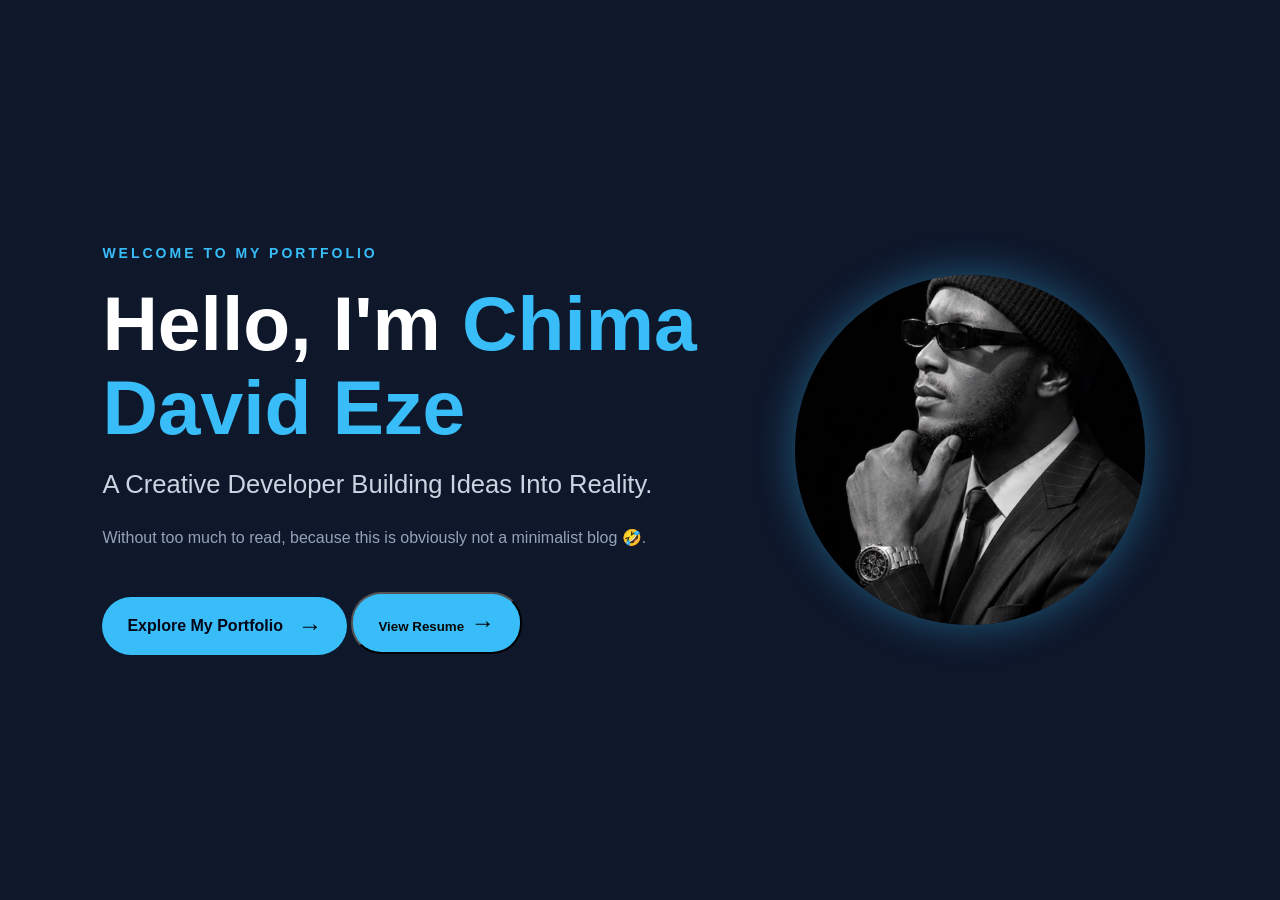
<file: index.html>
<!DOCTYPE html>
<html lang="en">

<head>
    <meta charset="UTF-8">
    <meta name="viewport" content="width=device-width, initial-scale=1.0">

    <title>Welcome | Chiboy Yagi</title>

    <link rel="stylesheet" href="welcome.css">
</head>

<body>

    <section class="welcome-page">

        <div class="welcome-text">

            <p class="small-text">WELCOME TO MY PORTFOLIO</p>

            <h1>
                Hello, I'm <span>Chima David Eze</span>
            </h1>

            <h2>
                A Creative Developer Building Ideas Into Reality.
            </h2>

            <p class="description">
                
                Without too much to read, because this is obviously not a minimalist blog 🤣. 
            </p>

           

            <a href="David.html" class="explore-btn">
                Explore My Portfolio
                <span>→</span>
            </a>
            <button class="explore-btn">
                <a href="resume.png">View Resume<span> →</span></a>
               
                
            </button>
        </div>


        <div class="welcome-image">

            <div class="image-circle">
             <a href="David.html"> <img src="welcomepg.jpeg" alt="A photo of Chima David eze"> </a>
            </div>

            <div class="image-decoration">
                <!-- <img src="mw insuits.png" alt="Chima eze David"> -->
            </div>

        </div>

    </section>

</body>

</html>
</file>
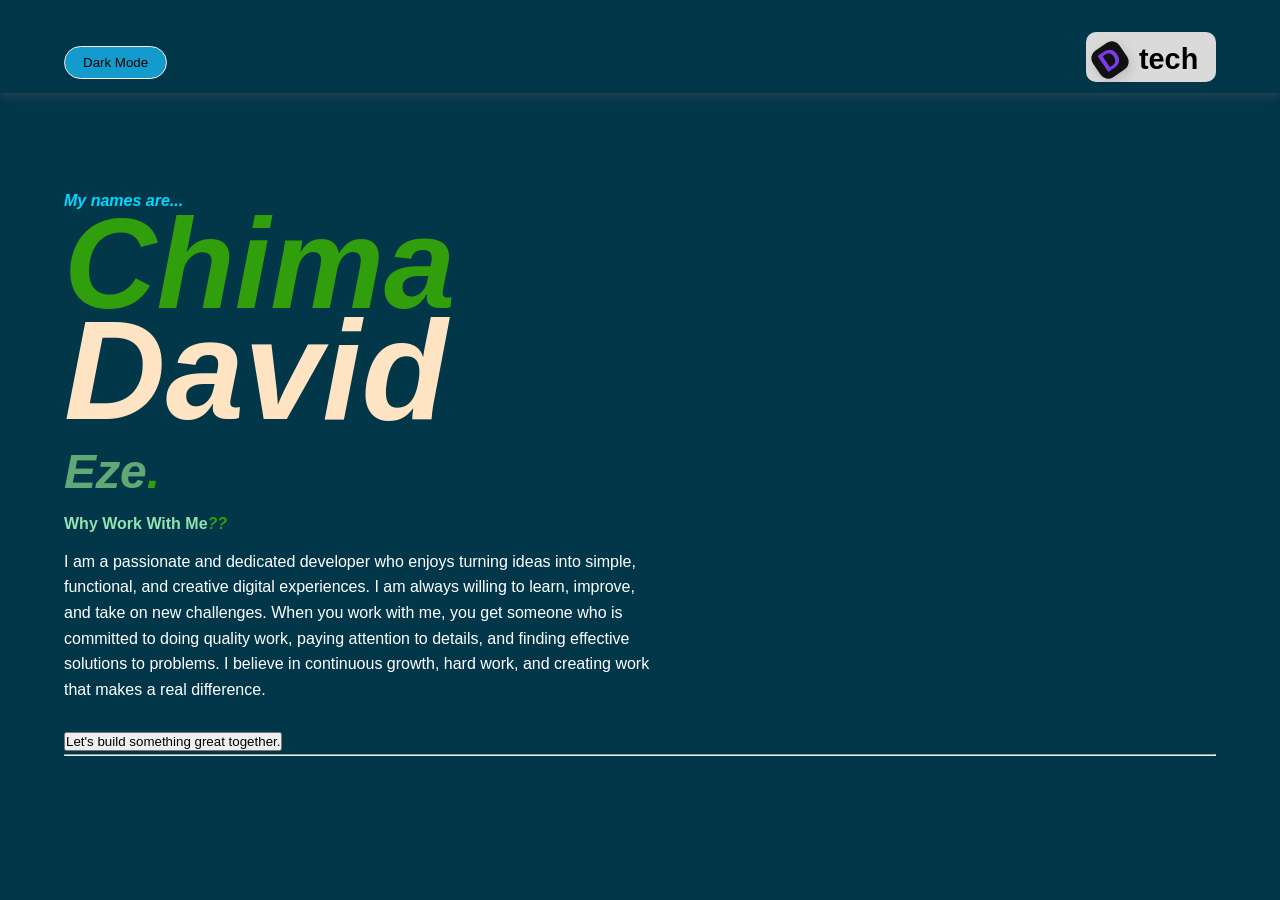
<file: about-me.html>
<!DOCTYPE html>
<html lang="en">
<head>
    <meta charset="UTF-8">
    <meta name="viewport" content="width=device-width, initial-scale=1.0">
    <link rel="stylesheet" href="about-me.css">
    <script src="DAVIID.js" defer></script>
    <title>About me..</title>
</head>
<body>

    <div class="header">
        <div class="next-header">
            <div class="left-text"><button class="dark">Dark Mode</button></div>
     <div class="logo"><a href="index.html"><span class="logo-D">D</span> <span class="logo-text">tech</a></div>
     </div>
        </div>
    
    <div class="hero">
        <div class="hero-boxx">
            <div class="left">
                <h5>My names are...</h5>
                <span>
                    <h1>Chima</h1>
                </span>
                <h2>David</h2>
                <h3>Eze<span>.</span></h3>
               
                
                <h4>Why Work With Me<span>??</span></h4>
                
                <p>I am a passionate and dedicated developer who enjoys turning ideas into simple, functional, and creative digital
                experiences. I am always willing to learn, improve, and take on new challenges.
                
                When you work with me, you get someone who is committed to doing quality work, paying attention to details, and finding
                effective solutions to problems. I believe in continuous growth, hard work, and creating work that makes a real
                difference. <br> <br>
                
               <span> <button><a href="contact-me.html">Let's build something great together.</a></button></span> </p>
                <hr>
            <!-- <div class="right">
    <a href="DAVIID.html"><img src="aboutme.png" width="200" alt="Chima david"> </a> -->
</div>
        </div>
    </div>

</body>
</html>
</file>
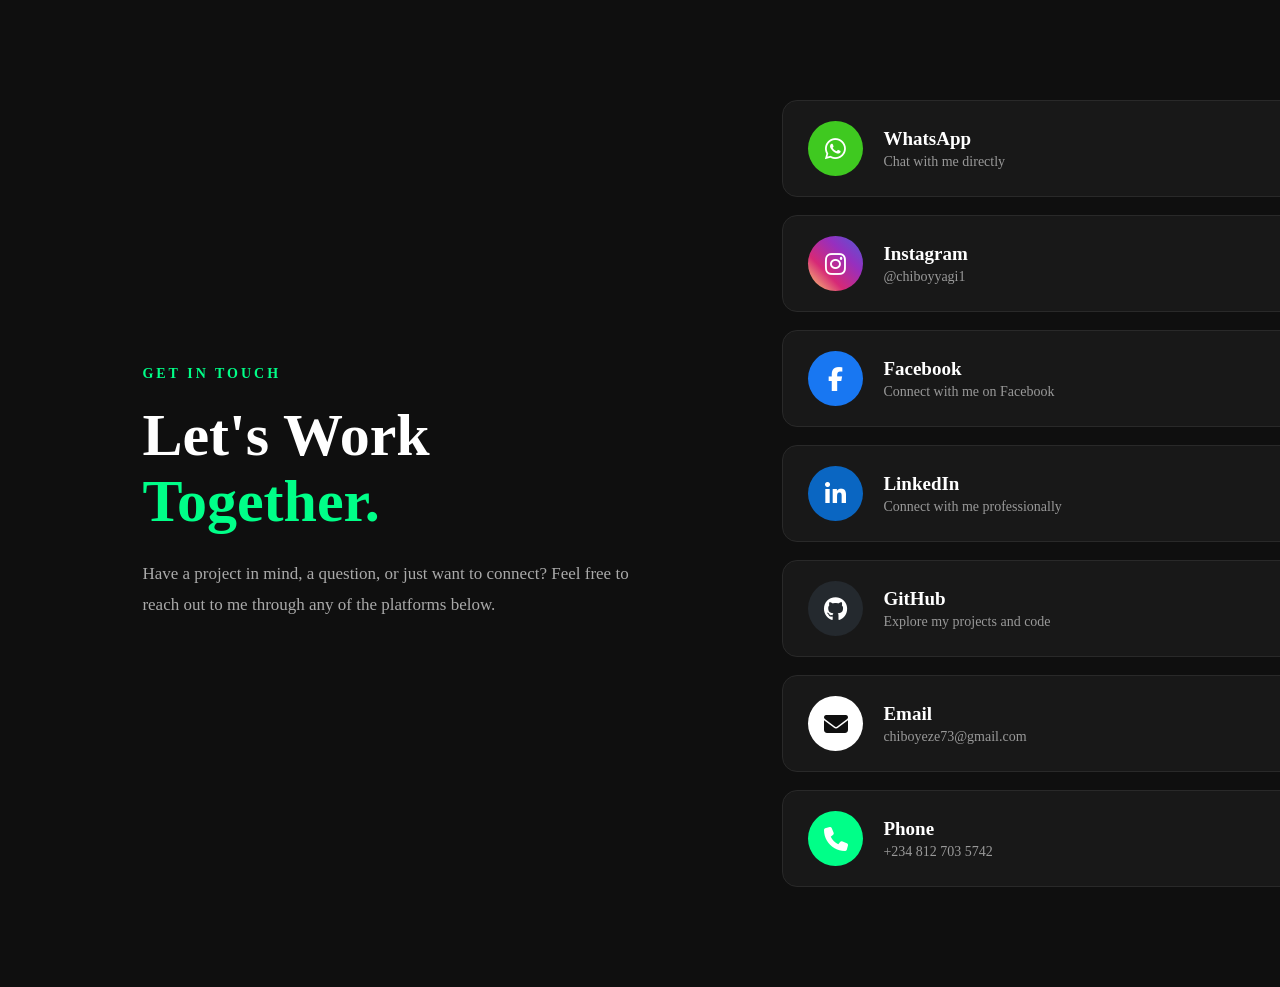
<file: contact-me.html>
<!DOCTYPE html>
<html lang="en">
<head>
    <meta charset="UTF-8">
    <meta name="viewport" content="width=device-width, initial-scale=1.0">
    <link rel="stylesheet" href="contact-me.css">
    <link rel="stylesheet" href="https://cdnjs.cloudflare.com/ajax/libs/font-awesome/6.5.1/css/all.min.css">
    <title>Contact Me.</title>
</head>
<body>
    <section class="contact-section" id="contact">
    
        <div class="contact-container">
    
            <!-- Contact Introduction -->
            <div class="contact-text">
    
                <p class="section-label">GET IN TOUCH</p>
    
                <h2>
                    Let's Work
                    <span>Together.</span>
                </h2>
    
                <p>
                    Have a project in mind, a question, or just want to connect?
                    Feel free to reach out to me through any of the platforms below.
                </p>
    
            </div>
    
    
            <!-- Contact Information -->
            <div class="contact-info">
    
                <!-- WhatsApp -->
                <a href="https://wa.me/2348127035742" target="_blank" class="contact-card">
    
                    <div class="contact-icon whatsapp-icon">
                        <i class="fab fa-whatsapp"></i>
                    </div>
    
                    <div>
                        <h3>WhatsApp</h3>
                        <p>Chat with me directly</p>
                    </div>
    
                </a>
    
    
                <!-- Instagram -->
                <a href="https://www.instagram.com/chiboyyagi1/" target="_blank" class="contact-card">
    
                    <div class="contact-icon instagram-icon">
                        <i class="fab fa-instagram"></i>
                    </div>
    
                    <div>
                        <h3>Instagram</h3>
                        <p>@chiboyyagi1</p>
                    </div>
    
                </a>
    
    
                <!-- Facebook -->
                <a href="https://www.facebook.com/share/1DU6HCD9By/?mibextid=wwXIfr" target="_blank" class="contact-card">
    
                    <div class="contact-icon facebook-icon">
                        <i class="fab fa-facebook-f"></i>
                    </div>
    
                    <div>
                        <h3>Facebook</h3>
                        <p>Connect with me on Facebook</p>
                    </div>
    
                </a>
                <!-- LinkedIn -->
                
                <a href="https://www.linkedin.com/in/chima-eze-443a2b2aa/" target="_blank" class="contact-card">
                
                
                    <div class="contact-icon linkedin-icon">
                        <i class="fab fa-linkedin-in"></i>
                    </div>
                
                    <div>
                        <h3>LinkedIn</h3>
                        <p>Connect with me professionally</p>
                    </div>
                
                
                </a>

    <!-- GitHub -->
    
    <a href="https://github.com/Chimapro123" target="_blank" class="contact-card">
    
        <div class="contact-icon github-icon">
            <i class="fab fa-github"></i>
        </div>
    
        <div>
            <h3>GitHub</h3>
            <p>Explore my projects and code</p>
        </div>
    
    </a>
    
                <!-- Email -->
                <a href="mailto:chiboyeze73@gmail.com" class="contact-card">
    
                    <div class="contact-icon email-icon">
                        <i class="fas fa-envelope"></i>
                    </div>
    
                    <div>
                        <h3>Email</h3>
                        <p>chiboyeze73@gmail.com</p>
                    </div>
    
                </a>
    
    
                <!-- Phone -->
                <a href="tel:+2348127035742" class="contact-card">
    
                    <div class="contact-icon phone-icon">
                        <i class="fas fa-phone"></i>
                    </div>
    
                    <div>
                        <h3>Phone</h3>
                        <p>+234 812 703 5742</p>
                    </div>
    
                </a>
    
            </div>
    
        </div>
    
    </section>
</body>
</html>
</file>
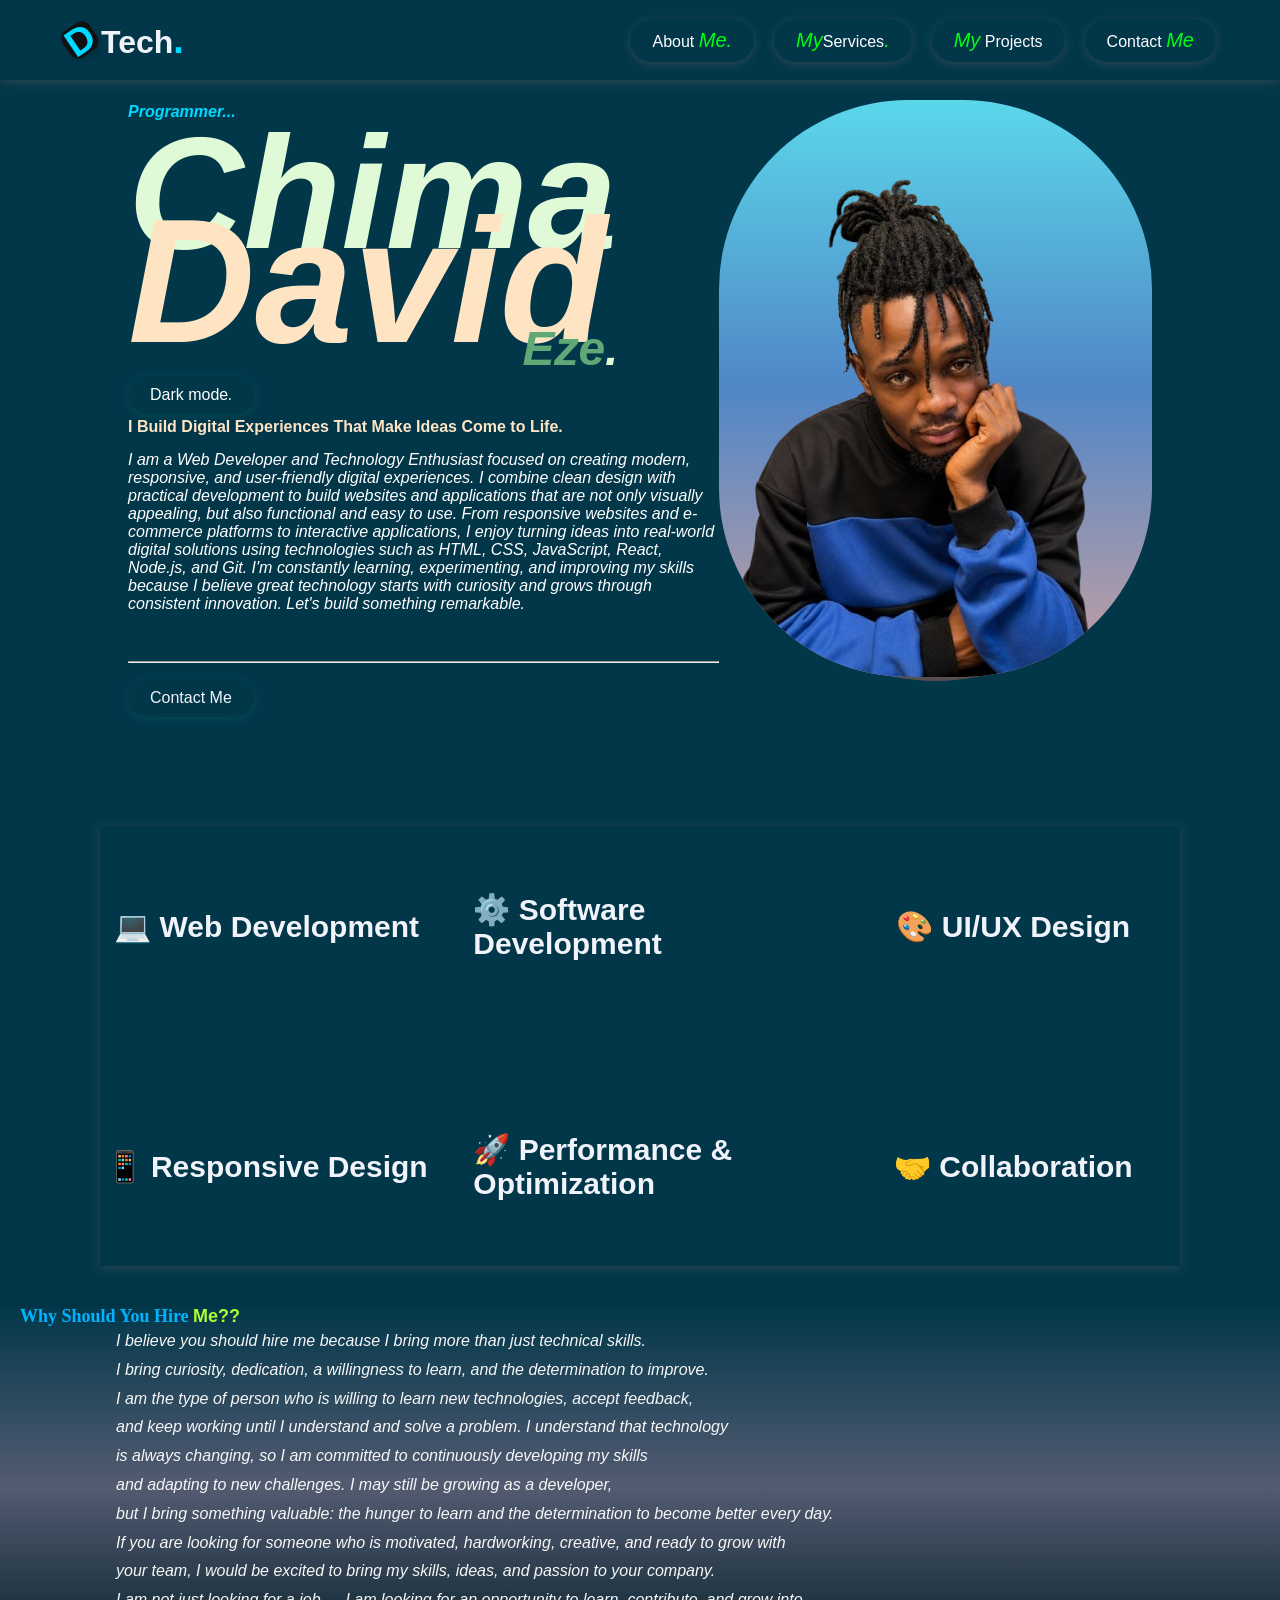
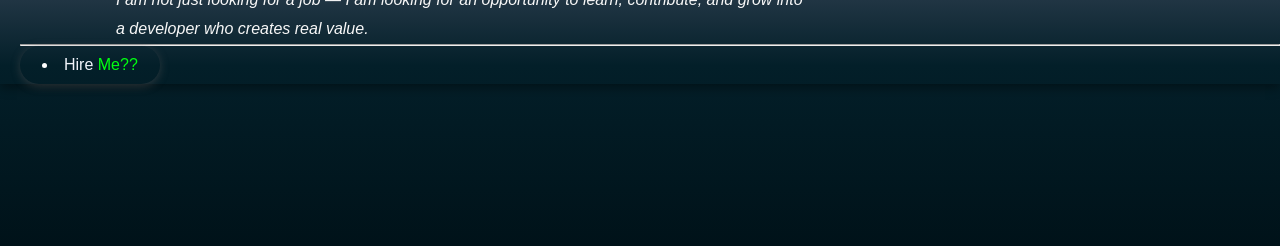
<file: David.html>
<!DOCTYPE html>
<html lang="en">
<head>
    <meta charset="UTF-8">
    <meta name="viewport" content="width=device-width, initial-scale=1.0">
    <link rel="stylesheet" href="Main.css">
    <script src="DAVIID.js" defer></script>
    <title>David Eze PortFolio..</title>
</head>
<body>
 <script>
    alert("Dtech Building clean, modern, and meaningful digital experiences through codes and designs. Explore my work, learn about my skills, discover how I can help bring your ideas to life. work with your team as create something amazing together!🙂");
</script>

    <div class="header">
        <div class="next-header">
         <div class="right-text">
            <h2><a href="index.html"><span class="logo-D">D</span class="logo-text">Tech<span>.</span></a></h2>
        </div> 
          
         <div class="left-text" id="options"> 
            <ul>
                
            <!-- <li><button>Home</button></li> -->
            <li> <a href="about-me.html" > <button>About <span class="color">Me.</span></button></a></li>
            <li>  <a href="services.html"><button><span>My</span>Services<span>.</span></button></a></li>
            <li> <a href="projects.html"><button><span>My</span> Projects</button></a></li>
            <li> <a href="contact-me.html"><button>Contact <span>Me</span></button></a></li>
            </ul>
         </div>
        </div>
    </div>
    
       <div class="hero">
        <div class="hero-box">
            <div class="hero-left">
                <h5>Programmer...</h5>
            <span><h1>Chima</h1></span><h2>David</h2>
                <h3>Eze<span>.</span></h3>
            
            <h4><button class="dark">Dark mode<span>.</span></button></h4>

               <h4>I Build Digital Experiences That Make Ideas Come to Life.</h4>
                
                <p>I am a Web Developer and Technology Enthusiast focused on creating modern, responsive, and user-friendly digital
                experiences. I combine clean design with practical development to build websites and applications that are not only
                visually appealing, but also functional and easy to use.
                
                From responsive websites and e-commerce platforms to interactive applications, I enjoy turning ideas into real-world
                digital solutions using technologies such as HTML, CSS, JavaScript, React, Node.js, and Git.
                
                I'm constantly learning, experimenting, and improving my skills because I believe great technology starts with curiosity
                and grows through consistent innovation.
                
                Let's build something remarkable.</p>
                <hr>
                <button> <a href="contact-me.html"> Contact Me </a></button>
            </div>
            <div class="hero-right">
               <a href="about-me.html"> <img 
                id="myimage"
                src="bgdweb.png" alt="Chima David" 
                onmouseover="changeImage()"
                onmouseout="resetImage()"> </a>
            </div>
        </div>
       </div>
 <!-- ________________________________________________________________________________________ -->
 <div class="grid-main">
    <div class="grid-box">
        <div class="1"><h4><a href="projects.html">💻 Web Development</a></h4></div>
        <div class="2"><h4><a href="projects.html">⚙️ Software Development</a></h4></div>
        <div class="3"><h4><a href="projects.html">🎨 UI/UX Design</a></h4></div>
        <div class="4"><h4><a href="projects.html">📱 Responsive Design</a></h4></div>
        <div class="5"><h4><a href="projects.html">🚀 Performance & Optimization</a></h4></div>
        <div class="6"><h4><a href="projects.html">🤝 Collaboration</a></h4></div>
    </div>
 </div>      
  <div class="left-one">
    <div class="left-two">
        <div>
        <h6>Why Should You Hire <span>Me??</span></h6>
        <p>I believe you should hire me because I bring more than just technical skills.<br> I bring curiosity, dedication, a willingness
        to learn, and the determination to improve. <br>
        
        I am the type of person who is willing to learn new technologies, accept feedback, <br> and keep working until I understand
        and solve a problem. I understand that technology <br>is always changing, so I am committed to continuously developing my
        skills<br>and adapting to new challenges.
        
        I may still be growing as a developer,<br> but I bring something valuable: the hunger to learn and the determination to
        become better every day.<br>
        
        If you are looking for someone who is motivated, hardworking, creative, and ready to grow with<br>your team, I would be
        excited to bring my skills, ideas, and passion to your company.<br>
        
        I am not just looking for a job — I am looking for an opportunity to learn, contribute, and grow into <br> a developer who
        creates real value.</p>
                        <hr>
            </div>
            <div class="right-two">
                
           <button> <li><a href="contact-me.html"> Hire <span>Me??</span></a></li></button>
    
            </div>
        
    </div>
  </div>
</body>
</html>
</file>
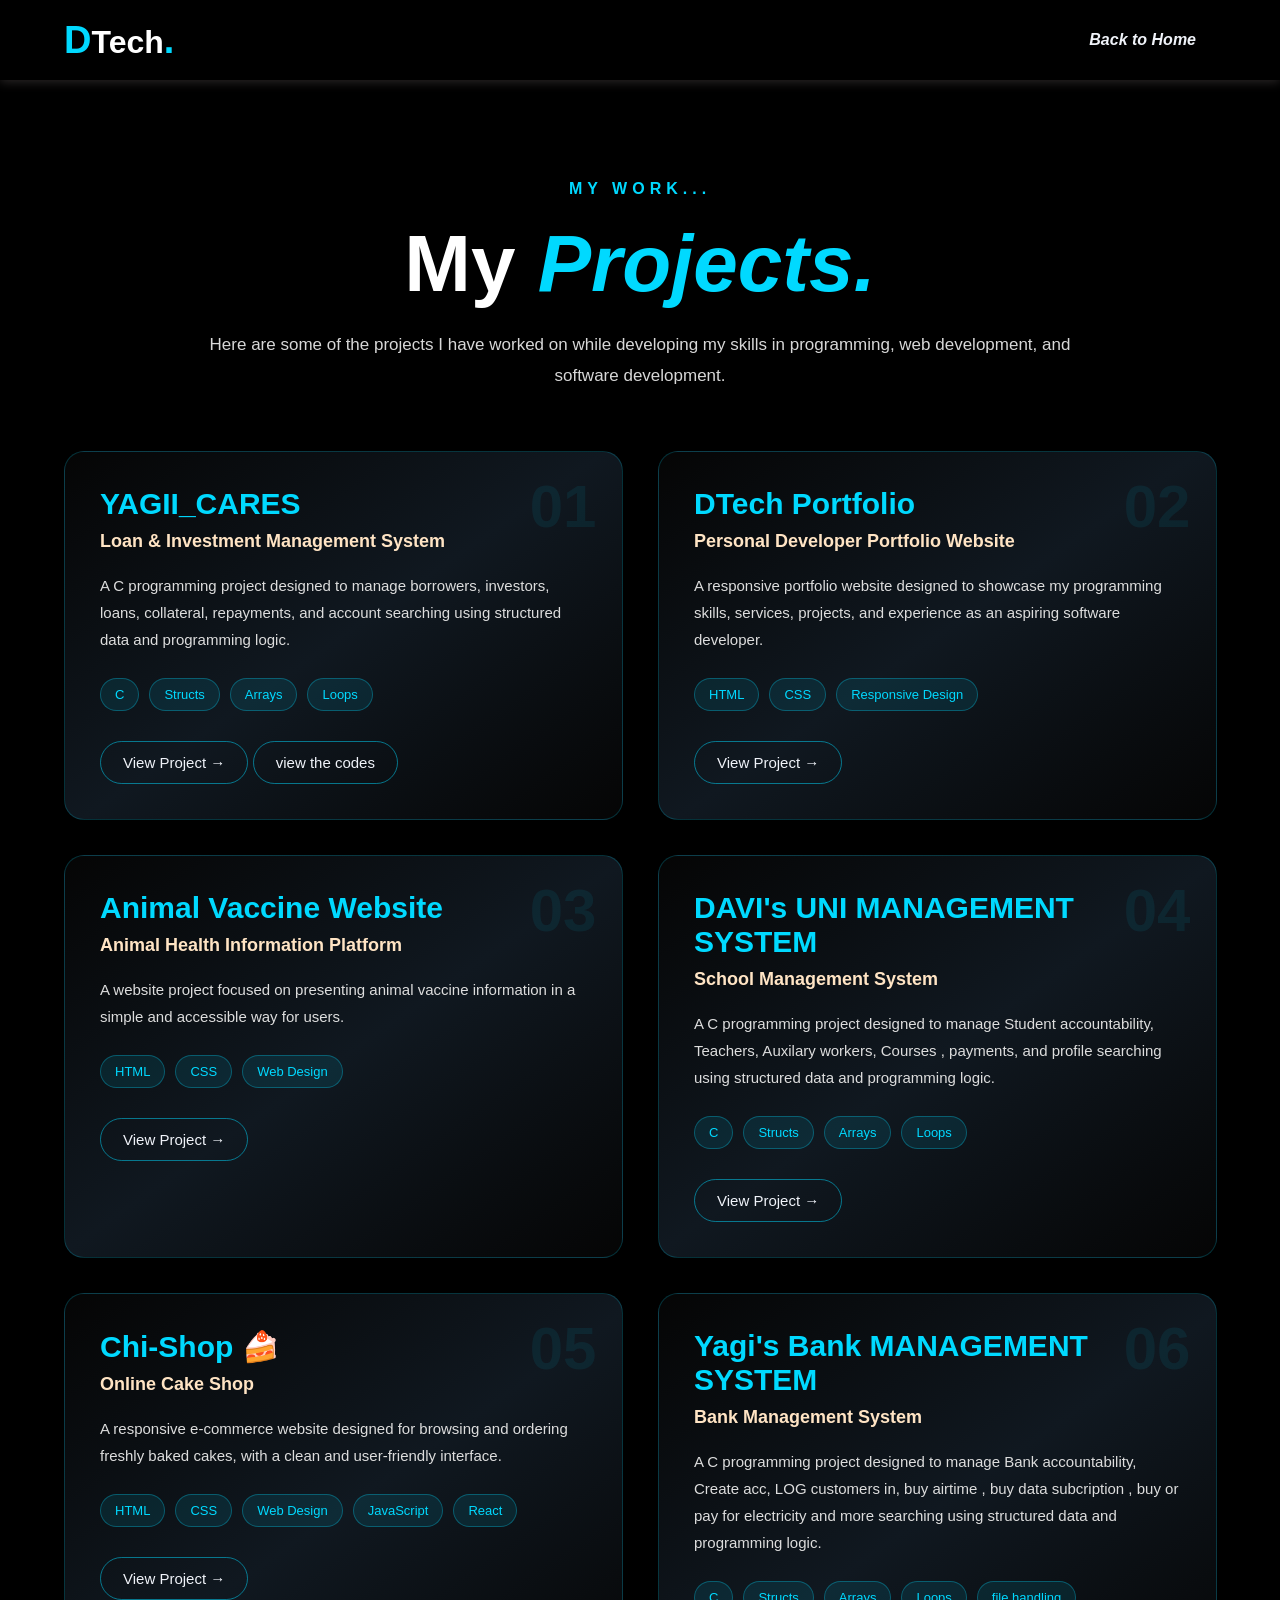
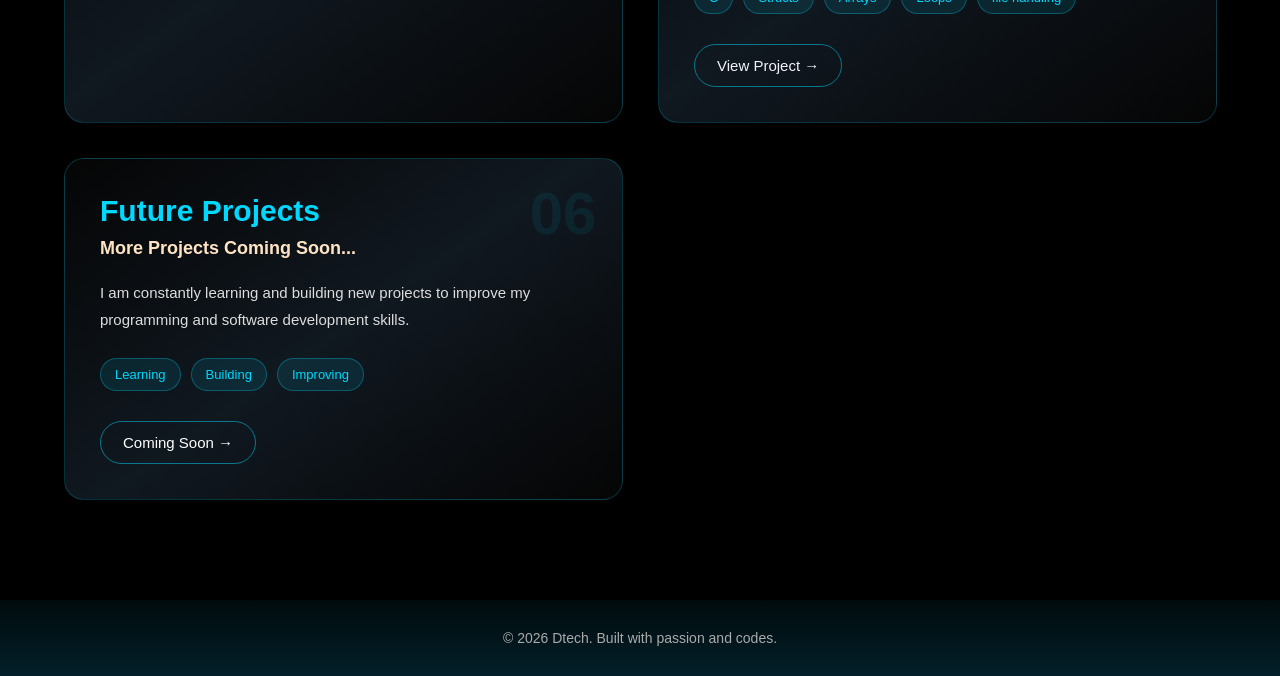
<file: projects.html>
<!DOCTYPE html>

<html lang="en">

<head>
    <meta charset="UTF-8">
    <meta name="viewport" content="width=device-width, initial-scale=1.0">
    <link rel="stylesheet" href="projects.css">

    <link rel="stylesheet" href="projects.css">

    <title>My Projects | DTech</title>


</head>

<body>


    <!-- ================= HEADER ================= -->

    <header class="header">

        <div class="next-header">

            <div class="right-text">
                <h2><span>D</span>Tech<span>.</span></h2>
            </div>

            <nav class="left-text">
                <h4><a href="David.html">Back to <span>Home</span> </a></h4>
            </nav>

        </div>

    </header>


    <!-- ================= PROJECTS INTRO ================= -->

    <main>

        <section class="projects-intro">

            <h5>MY WORK...</h5>

            <h1>My <span>Projects.</span></h1>

            <p>
                Here are some of the projects I have worked on while developing
                my skills in programming, web development, and software development.
            </p>

        </section>


        <!-- ================= PROJECTS ================= -->

        <section class="projects-container">


            <!-- PROJECT 1 -->

            <article class="project-card">

                <div class="project-number">
                    01
                </div>

                <div class="project-content">

                    <h2>YAGII_CARES</h2>

                    <h3>Loan & Investment Management System</h3>

                    <p>
                        A C programming project designed to manage borrowers,
                        investors, loans, collateral, repayments, and account
                        searching using structured data and programming logic.
                    </p>

                    <div class="technologies">

                        <span>C</span>
                        <span>Structs</span>
                        <span>Arrays</span>
                        <span>Loops</span>

                    </div>

                    <button class="view-project">
                        <a href="companyManagementSystem.exe"> View Project → </a>
                    </button>
                    <button class="view-project">
                    <a
                    href="companyManagementSystem.c"> view the codes</a>
                    </button>

                </div>

            </article>




            <!-- PROJECT 2 -->

            <article class="project-card">

                <div class="project-number">
                    02
                </div>

                <div class="project-content">

                    <h2>DTech Portfolio</h2>

                    <h3>Personal Developer Portfolio Website</h3>

                    <p>
                        A responsive portfolio website designed to showcase my
                        programming skills, services, projects, and experience
                        as an aspiring software developer.
                    </p>

                    <div class="technologies">

                        <span>HTML</span>
                        <span>CSS</span>
                        <span>Responsive Design</span>

                    </div>

                    <button class="view-project">
                        <a href="DAVIID.html"> View Project → </a>
                    </button>

                </div>

            </article>


            <!-- PROJECT 3 -->

            <article class="project-card">

                <div class="project-number">
                    03
                </div>

                <div class="project-content">

                    <h2>Animal Vaccine Website</h2>

                    <h3>Animal Health Information Platform</h3>

                    <p>
                        A website project focused on presenting animal vaccine
                        information in a simple and accessible way for users.
                    </p>

                    <div class="technologies">

                        <span>HTML</span>
                        <span>CSS</span>
                        <span>Web Design</span>

                    </div>

                    <button class="view-project">
                        <a href="helen.html"> View Project → </a>
                    </button>

                </div>

            </article>

            <!-- PROJECT 4 -->

            <article class="project-card">

                <div class="project-number">
                    04
                </div>

                <div class="project-content">

                    <h2>DAVI's UNI MANAGEMENT SYSTEM</h2>

                    <h3> School Management System </h3>

                    <p>
                        A C programming project designed to manage Student accountability,
                        Teachers, Auxilary workers, Courses , payments, and profile
                        searching using structured data and programming logic.
                    </p>

                    <div class="technologies">

                        <span>C</span>
                        <span>Structs</span>
                        <span>Arrays</span>
                        <span>Loops</span>

                    </div>

                    <button class="view-project">
                        <a href="SCHOOLms.exe"> View Project → </a>
                    </button>

                </div>

            </article>

            <!-- PROJECT 5 -->

            <article class="project-card">

                <div class="project-number">
                    05
                </div>

                <div class="project-content">

                    <h2>Chi-Shop 🍰</h2>

                    <h3>Online Cake Shop</h3>

                    <p>
                        A responsive e-commerce website designed for browsing and ordering freshly baked cakes, with a clean and user-friendly
                        interface.
                    </p>

                    <div class="technologies">

                        <span>HTML</span>
                        <span>CSS</span>
                        <span>Web Design</span>
                        <span>JavaScript</span>
                        <span>React</span>

                    </div>

                    <button class="view-project">
                        <a href="gpt.html"> View Project → </a>
                    </button>

                </div>

            </article>
            <!-- PROJECT 4 -->
            
            <article class="project-card">
            
                <div class="project-number">
                    06
                </div>
            
                <div class="project-content">
            
                    <h2>Yagi's Bank MANAGEMENT SYSTEM</h2>
            
                    <h3> Bank Management System </h3>
            
                    <p>
                        A C programming project designed to manage Bank accountability,
                        Create acc, LOG customers in, buy airtime , buy data subcription , buy or pay for electricity and more 
                        searching using structured data and programming logic.
                    </p>
            
                    <div class="technologies">
            
                        <span>C</span>
                        <span>Structs</span>
                        <span>Arrays</span>
                        <span>Loops</span>
                        <span>file handling</span>
            
                    </div>
            
                    <button class="view-project">
                        <a href="BMS.exe"> View Project → </a>
                    </button>
            
                </div>
            
            </article>


            <!-- PROJECT 6-->

            <article class="project-card">

                <div class="project-number">
                    06
                </div>

                <div class="project-content">

                    <h2>Future Projects</h2>

                    <h3>More Projects Coming Soon...</h3>

                    <p>
                        I am constantly learning and building new projects to
                        improve my programming and software development skills.
                    </p>

                    <div class="technologies">

                        <span>Learning</span>
                        <span>Building</span>
                        <span>Improving</span>

                    </div>

                    <button class="view-project">
                        Coming Soon →
                    </button>

                </div>

            </article>

            <!-- closed secttion -->
        </section>

    </main>


    <!-- ================= FOOTER ================= -->

    <footer>

        <p>
            © 2026 Dtech. Built with passion and codes.
        </p>

    </footer>


</body>

</html>
</file>
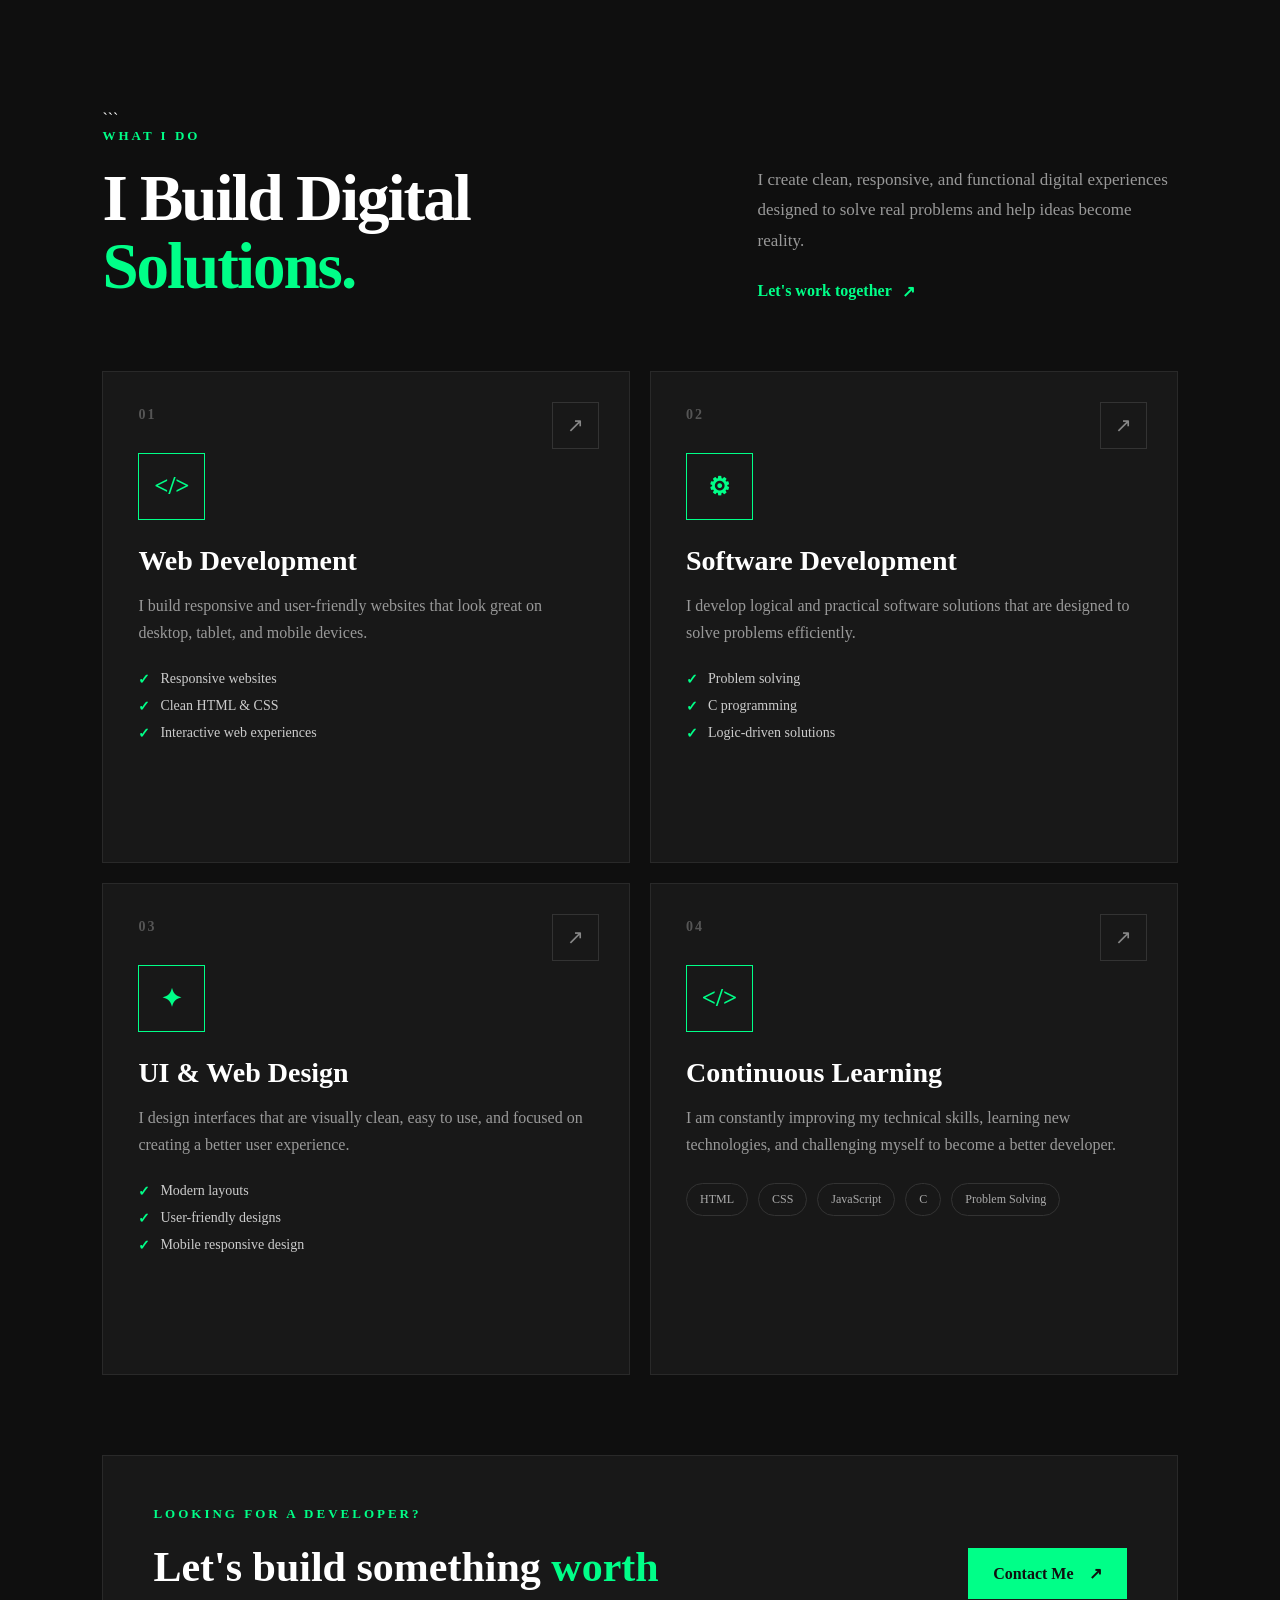
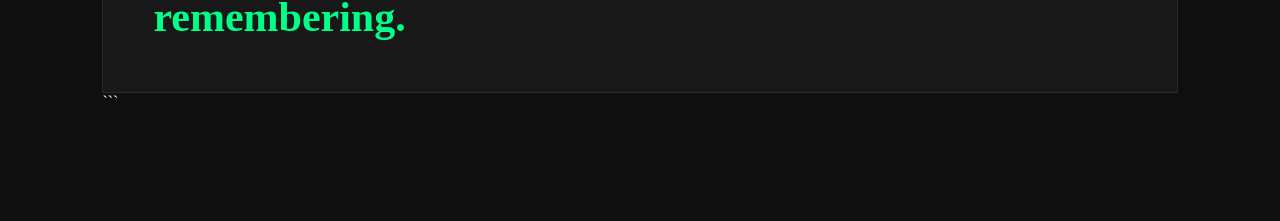
<file: services.html>
<!DOCTYPE html>
<html lang="en">
<head>
    <meta charset="UTF-8">
    <meta name="viewport" content="width=device-width, initial-scale=1.0">
   <link rel="stylesheet" href="services.css">
    <title>My services.</title>
</head>
<body>
    <section class="services-section" id="services">
    
        ```
        <div class="services-container">
    
            <!-- Section Introduction -->
            <div class="services-intro">
    
                <div class="services-heading">
    
                    <p class="section-label">WHAT I DO</p>
    
                    <h2>
                        I Build Digital
                        <span>Solutions.</span>
                    </h2>
    
                </div>
    
                <div class="services-description">
    
                    <p>
                        I create clean, responsive, and functional digital experiences
                        designed to solve real problems and help ideas become reality.
                    </p>
    
                    <a href="#contact" class="services-link">
                        Let's work together
                        <span>↗</span>
                    </a>
    
                </div>
    
            </div>
    
    
            <!-- Services Grid -->
            <div class="services-grid">
    
    
                <!-- Service 1 -->
                <article class="service-card service-card-large">
    
                    <div class="service-number">
                        01
                    </div>
    
                    <div class="service-icon">
                        &lt;/&gt;
                    </div>
    
                    <div class="service-content">
    
                        <h3>
                            Web Development
                        </h3>
    
                        <p>
                            I build responsive and user-friendly websites that look
                            great on desktop, tablet, and mobile devices.
                        </p>
    
                        <ul class="service-list">
    
                            <li>
                                <span>✓</span>
                                Responsive websites
                            </li>
    
                            <li>
                                <span>✓</span>
                                Clean HTML & CSS
                            </li>
    
                            <li>
                                <span>✓</span>
                                Interactive web experiences
                            </li>
    
                        </ul>
    
                    </div>
    
                    <div class="service-arrow">
                        ↗
                    </div>
    
                </article>
    
    
                <!-- Service 2 -->
                <article class="service-card">
    
                    <div class="service-number">
                        02
                    </div>
    
                    <div class="service-icon">
                        ⚙
                    </div>
    
                    <div class="service-content">
    
                        <h3>
                            Software Development
                        </h3>
    
                        <p>
                            I develop logical and practical software solutions that
                            are designed to solve problems efficiently.
                        </p>
    
                        <ul class="service-list">
    
                            <li>
                                <span>✓</span>
                                Problem solving
                            </li>
    
                            <li>
                                <span>✓</span>
                                C programming
                            </li>
    
                            <li>
                                <span>✓</span>
                                Logic-driven solutions
                            </li>
    
                        </ul>
    
                    </div>
    
                    <div class="service-arrow">
                        ↗
                    </div>
    
                </article>
    
    
                <!-- Service 3 -->
                <article class="service-card">
    
                    <div class="service-number">
                        03
                    </div>
    
                    <div class="service-icon">
                        ✦
                    </div>
    
                    <div class="service-content">
    
                        <h3>
                            UI & Web Design
                        </h3>
    
                        <p>
                            I design interfaces that are visually clean, easy to use,
                            and focused on creating a better user experience.
                        </p>
    
                        <ul class="service-list">
    
                            <li>
                                <span>✓</span>
                                Modern layouts
                            </li>
    
                            <li>
                                <span>✓</span>
                                User-friendly designs
                            </li>
    
                            <li>
                                <span>✓</span>
                                Mobile responsive design
                            </li>
    
                        </ul>
    
                    </div>
    
                    <div class="service-arrow">
                        ↗
                    </div>
    
                </article>
    
    
                <!-- Service 4 -->
                <article class="service-card service-card-wide">
    
                    <div class="service-number">
                        04
                    </div>
    
                    <div class="service-icon">
                        &lt;/&gt;
                    </div>
    
                    <div class="service-content">
    
                        <h3>
                            Continuous Learning
                        </h3>
    
                        <p>
                            I am constantly improving my technical skills, learning
                            new technologies, and challenging myself to become a
                            better developer.
                        </p>
    
                        <div class="skill-tags">
    
                            <span>HTML</span>
                            <span>CSS</span>
                            <span>JavaScript</span>
                            <span>C</span>
                            <span>Problem Solving</span>
    
                        </div>
    
                    </div>
    
                    <div class="service-arrow">
                        ↗
                    </div>
    
                </article>
    
            </div>
    
    
            <!-- Employer Call To Action -->
            <div class="services-cta">
    
                <div class="cta-text">
    
                    <p class="section-label">
                        LOOKING FOR A DEVELOPER?
                    </p>
    
                    <h2>
                        Let's build something
                        <span>worth remembering.</span>
                    </h2>
    
                </div>
    
                <a href="contact-me.html" class="cta-button">
                    Contact Me
                    <span>↗</span>
                </a>
    
            </div>
    
        </div>
        ```
    
    </section>

</body>
</html>
</file>
<file: welcome.css>
* {
    margin: 0;
    padding: 0;
    box-sizing: border-box;
}

body {
    font-family: Arial, Helvetica, sans-serif;
    background: #0f172a;
    color: white;
    overflow-x: hidden;
}
a{
    text-decoration: none;
        color: #060606;
}

/* MAIN WELCOME SECTION */

.welcome-page {
    min-height: 100vh;
    width: 100%;
    display: flex;
    align-items: center;
    justify-content: space-between;
    gap: 60px;
    padding: 60px 8%;
}


/* TEXT SECTION */

.welcome-text {
    max-width: 600px;
    z-index: 2;
}

.small-text {
    color: #38bdf8;
    font-size: 14px;
    font-weight: bold;
    letter-spacing: 3px;
    margin-bottom: 20px;
}

h1 {
    font-size: clamp(2.5rem, 6vw, 5rem);
    line-height: 1.1;
    margin-bottom: 20px;
}

h1 span {
    color: #38bdf8;
}

h2 {
    font-size: clamp(1.2rem, 2vw, 1.8rem);
    font-weight: normal;
    color: #cbd5e1;
    margin-bottom: 25px;
}

.description,
.employer-text {
    color: #94a3b8;
    font-size: 1rem;
    line-height: 1.8;
    margin-bottom: 15px;
}


/* BUTTON */

.explore-btn {
    display: inline-flex;
    align-items: center;
    gap: 15px;
    margin-top: 25px;
    padding: 15px 25px;
    background: #38bdf8;
    color: #020617;
    text-decoration: none;
    font-weight: bold;
    border-radius: 30px;
    transition: 0.3s ease;
}

.explore-btn span {
    font-size: 24px;
    transition: 0.3s ease;
}

.explore-btn:hover {
    background: white;
    transform: translateY(-5px);
}

.explore-btn:hover span {
    transform: translateX(8px);
}


/* IMAGE SECTION */

.welcome-image {
    position: relative;
    width: 420px;
    height: 420px;
    display: flex;
    align-items: center;
    justify-content: center;
}


/* IMAGE CIRCLE */

.image-circle {
    width: 350px;
    height: 350px;
    border-radius: 50%;
    overflow: hidden;
    
    /* border: 5px solid #38bdf8; */
    position: relative;
    z-index: 2;
    box-shadow: 0 0 40px rgba(56, 189, 248, 0.4);
}

.image-circle img {
    width: 100%;
    height: 100%;
    object-fit: cover;
}


/* DECORATIVE CIRCLE */

.image-decoration {
    /* background: #38bdf8; */
    position: absolute;
    width: 420px;
    height: 420px;
    /* border: 2px solid #38bdf8; */
    
    border-radius: 50%;
    animation: rotate 12s linear infinite;
}
.welcome-image:hover .image-decoration{
    /* background: white; */
    border: 2px solid #b9770e;
        /* color: #0A66C2; */
        transform: rotate(360deg);
        /* animation: slidein 2s ease-in-out 0.5s infinite alternate forwards; */
}


/* ANIMATION */

@keyframes rotate {
    from {
        transform: rotate(0deg);
    }

    to {
        transform: rotate(360deg);
    }
}


/* TABLET */

@media (max-width: 900px) {

    .welcome-page {
        flex-direction: column-reverse;
        text-align: center;
        justify-content: center;
        padding: 50px 6%;
    }

    .welcome-text {
        max-width: 700px;
    }

    .welcome-image {
        width: 330px;
        height: 330px;
    }

    .image-circle {
        width: 270px;
        height: 270px;
    }

    .image-decoration {
        width: 330px;
        height: 330px;
    }
}


/* MOBILE */

@media (max-width: 500px) {

    .welcome-page {
        padding: 40px 20px;
    }

    .welcome-image {
        width: 280px;
        height: 280px;
    }

    .image-circle {
        width: 220px;
        height: 220px;
    }

    .image-decoration {
        width: 280px;
        height: 280px;
    }

    h1 {
        font-size: 2.5rem;
    }

    .description,
    .employer-text {
        font-size: 0.95rem;
    }

    .explore-btn {
        padding: 13px 20px;
    }
}
</file>
<file: about-me.css>
* {
    margin: 0;
    padding: 0;
    box-sizing: border-box;
    font-family: Arial, Helvetica, sans-serif;
}

body {
    background: #02374a;
    color: white;
    overflow-x: hidden;
}

a {
    text-decoration: none;
    color: black;
}

/* ================= HEADER ================= */

.header {
    padding-top:2rem;
    width: 100%;
    box-shadow: 0 2px 10px rgba(108, 98, 98, 0.4);
}

.next-header {
    width: 90%;
    max-width: 1400px;
    min-height: 3.8rem;
    margin: 0 auto;

    display: flex;
    justify-content: space-between;
    align-items: center;
}

.left-text button {
    background:#139bcd;
    border-radius: 50px;
    border: 1px solid antiquewhite;
    padding: 8px 18px;
}

.dark {
    border-radius: 50px;
    margin-top: 0;
}

.dark-mode {
    background: black;
}
.logo-D {
    display: inline-flex;
    align-items: center;
    justify-content: center;
margin-top:0.73rem;
margin-left: 0.5rem;
    width: 32px;
    height: 32px;

    background: #111;
    color: #7C3AED;

    font-size: 28px;
    margin-right: 2px;
    border-radius: 9px;

    font-weight: 800;
    font-family: Arial, sans-serif;

    box-shadow: 0 4px 12px rgba(0, 0, 0, 0.15);

    margin-right: 5px;

    transform: rotate(-34deg);
    transition: all 0.3s ease;
}

.logo-D:hover {
    transform: rotate(0deg) scale(1.08);
    border-radius: 7px;
}

.logo-tech {
    margin-top: 0.67rem;
    margin-left: 0.5rem;
    color: #0F172A;
        font-weight: 800;
        border-radius: 5px;
}
.logo {
    width: 130px;
        height: 50px;
        display: inline-block;
        background-color: #e3e0e0f6;
        border-radius: 10px;
        margin-bottom: 10px;
        font-size: 1.8rem;
        font-weight: 700;
  
}

/* ================= LOGO ================= */

.right-text {
    animation:
        right-textFade 1s ease forwards,
        float 4s ease-in-out infinite 1s;

    transition: transform .4s ease, filter .4s ease;
    opacity: 0;
}

.right-text:hover {
    transform: scale(1.08);
    filter: drop-shadow(0 0 15px rgba(255, 255, 255, .35));
}

.right-text h2 {
    font-size: clamp(22px, 3vw, 32px);
    color: white;
    cursor: pointer;
}

.right-text span {
    color: #00d9ff;
    font-size: clamp(28px, 3.5vw, 38px);
}

/* ================= ANIMATIONS ================= */

@keyframes right-textFade {
    from {
        opacity: 0;
        transform: translateY(-60px);
    }

    to {
        opacity: 1;
        transform: translateY(0);
    }
}

@keyframes float {
    0% {
        transform: translateY(0);
    }

    50% {
        transform: translateY(-6px);
    }

    100% {
        transform: translateY(0);
    }
}

/* ================= HERO ================= */

.hero {
    width: 100%;
    margin-top: 2rem;
}

.hero-boxx {
    width: 90%;
    max-width: 1400px;
    margin: 0 auto;

    display: flex;
    gap: 4rem;
    justify-content: space-between;
    align-items: center;
}

/* ================= LEFT SIDE ================= */

.left {
    flex: 1;
    margin-top: 4rem;
    text-align: start;
    min-width: 0;
}

.left span {
    color: rgb(49, 158, 12);
    font-style: oblique;
}

.left h5 {
    color: hsl(189, 100%, 50%);
    line-height: 1.5;
    font-size: clamp(0.8rem, 1.5vw, 1rem);
    font-style: italic;
}

.left h3 {
    font-size: clamp(1.5rem, 4vw, 3rem);
    color: rgb(96, 168, 118);
    margin: 1rem 0 0;
    font-style: oblique;
}

.left h1 {
    font-size: clamp(4rem, 10vw, 10rem);
    font-weight: bolder;
    line-height: .8;
}

.left h2 {
    color: bisque;
    font-size: clamp(4.5rem, 11vw, 11rem);
    font-weight: bolder;
    line-height: .8;
    font-style: italic;
}

.left h4 {
    margin-top: 1rem;
    color: rgb(148, 225, 176);
}

.left p {
    margin-top: 1rem;
    max-width: 600px;
    line-height: 1.6;
}

/* ================= RIGHT IMAGE ================= */

.right {
    width: min(100%, 26rem);
        height: auto;
        display: block;
}

.right img {
    width: min(100%, 26rem);
    height: auto;
    display: block;
}

/* ================= TABLETS ================= */

@media (max-width: 900px) {

    .hero-boxx {
        gap: 2rem;
    }

    .left {
        margin-top: 2rem;
    }

    .left h1 {
        font-size: clamp(4rem, 9vw, 7rem);
    }

    .left h2 {
        font-size: clamp(4rem, 10vw, 8rem);
    }

    .right img {
        width: min(100%, 22rem);
    }
}

/* ================= MOBILE ================= */

@media (max-width: 600px) {

    .next-header {
        width: 92%;
        padding: 0.7rem 0;
    }

    .right-text h2 {
        font-size: 22px;
    }

    .right-text span {
        font-size: 27px;
    }

    .hero {
        margin-top: 1rem;
    }

    .hero-boxx {
        width: 92%;
        flex-direction: column;
        gap: 2rem;
        text-align: center;
    }

    .left {
        width: 100%;
        margin-top: 2rem;
        text-align: center;
    }

    .left h5 {
        font-size: 0.85rem;
    }

    .left h3 {
        margin: 1rem 0;
        font-size: 2rem;
    }

    .left h1 {
        font-size: clamp(3.5rem, 18vw, 6rem);
        line-height: .85;
    }

    .left h2 {
        font-size: clamp(4rem, 20vw, 7rem);
        line-height: .8;
    }

    .left h4 {
        font-size: 1rem;
    }

    .left p {
        font-size: 0.9rem;
        margin: 1rem auto 0;
    }

    .right {
        width: 100%;
    }

    .right img {
        width: min(85vw, 20rem);
        margin: 0;
    }
}

/* ================= SMALL PHONES ================= */

@media (max-width: 400px) {

    .next-header {
        width: 94%;
    }

    .left h1 {
        font-size: 3.5rem;
    }

    .left h2 {
        font-size: 4rem;
    }

    .left h3 {
        font-size: 1.6rem;
    }

    .right img {
        width: 80vw;
    }
}
</file>
<file: contact-me.css>
*{
    
    margin: 0;
    padding: 0;
    /* box-sizing: border-box; */
 }
 /* body{
    width: 94.35%;
 }  */
 
 /* =========================
    CONTACT SECTION
 ========================= */

 .contact-section {
     width: 100%;
     padding: 100px 8%;

     background: #0f0f0f;
     color: white;
     }


 .contact-container {
     max-width: 1200px;
     margin: auto;

     display: grid;
     grid-template-columns: 1fr 1fr;

     gap: 80px;

     align-items: center;
 }


 /* =========================
   CONTACT TEXT
========================= */

 .contact-text {
     max-width: 500px;
 }


 .section-label {
     color: #00ff88;

     font-size: 14px;

     font-weight: bold;

     letter-spacing: 3px;

     margin-bottom: 20px;
 }


 .contact-text h2 {
     font-size: 60px;

     line-height: 1.1;

     margin-bottom: 25px;
 }


 .contact-text h2 span {
     color: #00ff88;
 }


 .contact-text>p:not(.section-label) {
     color: #aaaaaa;

     font-size: 17px;

     line-height: 1.8;
 }


 /* =========================
   CONTACT INFORMATION
========================= */

 .contact-info {
     display: flex;

     flex-direction: column;

     gap: 18px;
 }


 /* =========================
   CONTACT CARD
========================= */

 .contact-card {
     display: flex;

     align-items: center;

     gap: 20px;

     padding: 20px 25px;

     background: #181818;

     border: 1px solid #292929;

     border-radius: 15px;

     text-decoration: none;

     color: white;

     transition: 0.3s ease;
 }


 .contact-card:hover {
     transform: translateX(10px);

     border-color: #00ff88;

     background: #202020;

     box-shadow: 0 0 20px rgba(0, 255, 136, 0.12);
 }


 /* =========================
   ICONS
========================= */

 .contact-icon {
     width: 55px;

     height: 55px;

     min-width: 55px;

     display: flex;

     align-items: center;

     justify-content: center;

     border-radius: 50%;

     font-size: 24px;

     transition: 0.3s ease;
 }


 .contact-card:hover .contact-icon {
     transform: scale(1.1);
 }


 /* WhatsApp */

 .whatsapp-icon {
     background: #3fc920;

     color: white;
 }
   .contact-card:hover .whatsapp-icon {
       background: rgb(254, 253, 254);
       color:#3fc920;
       transform: rotate(360deg);
   }


 /* Instagram */

 .instagram-icon {
     background: linear-gradient(45deg,
             #feda75,
             #d62976,
             #962fbf,
             #4f5bd5);

     color: white;
 }
   .contact-card:hover .instagram-icon {
       /* background: rgba(67, 36, 36, 0.728); */
       color: #0A66C2;
       transform: rotate(360deg);
   }


 /* Facebook */

 .facebook-icon {
     background: #1877F2;

     color: white;
 }
  .contact-card:hover .facebook-icon {
      background: white;
      color: #0A66C2;
      transform: rotate(360deg);
  }


 /* Email */

 .email-icon {
     background: white;

     color: #0f0f0f;
 }
  .contact-card:hover .email-icon {
      background: white;
      color: red;
      transform: rotate(360deg);
  }

 /* Phone */

 .phone-icon {
     background: #00ff88;

     color: #ffffff;
 }
   .contact-card:hover .phone-icon {
       background: white;
       color:#00ff88;
       transform: rotate(360deg);
   }


 /* =========================
   CONTACT TEXT INSIDE CARD
========================= */

 .contact-card h3 {
     margin-bottom: 4px;

     font-size: 19px;
 }


 .contact-card p {
     margin: 0;

     color: #999999;

     font-size: 14px;
 }
 /* ===============================
LINKEDIN
================================ */

 .linkedin-icon {
     background: #0A66C2;
     color: white;
 }

 .linkedin-icon i {
     font-size: 24px;
 }

 .contact-card:hover .linkedin-icon {
     background: white;
     color: #0A66C2;
     transform: rotate(360deg);
 }
 .github-icon {
     background: #24292e;
     color: white;
 }
 .github-icon i{
    font-size: 24px;
 }
 .contact-card:hover .github-icon{
    background: rgb(201, 98, 201);
    color:white;
    transform: rotate(360deg);
 }


 /* =========================
   RESPONSIVE DESIGN
========================= */

 @media (max-width: 900px) {

     .contact-container {
         grid-template-columns: 1fr;

         gap: 50px;
     }


     .contact-text {
         max-width: 700px;
     }

 }


 @media (max-width: 600px) {

     .contact-section {
         padding: 70px 20px;
     }


     .contact-text h2 {
         font-size: 42px;
     }


     .contact-card {
         padding: 16px;
     }


     .contact-icon {
         width: 48px;

         height: 48px;

         min-width: 48px;

         font-size: 20px;
     }

 }
</file>
<file: Main.css>
/* Reset */
* {
    margin: 0;
    padding: 1 auto;
    box-sizing: border-box;
    font-family: Arial, Helvetica, sans-serif;
}

/* Body */
body {
    /* background: #7e8187; */
    background: #02374a;
    /* background: black; */
    /* background: rgb(88, 86, 86); */
    /* background:#0f172a ; */
    color: white;
}
a {
    text-decoration: none;
    color: #f0f3f9;
}
hr{
    color: #1fafe4;
}

/* Header */
.header {
    width: 100%;
    /* background: black; */
    /* background: #111827; */
    box-shadow: 0 2px 10px rgba(108, 98, 98, 0.4);
}

/* Navigation Container */
.next-header {
    width: 90%;
    max-width: 1200px;
    margin: auto;
    height: 80px;
    display: flex;
    justify-content: space-between;
    align-items: center;
   
}
.logo-D {
    display: inline-flex;
    align-items: center;
    justify-content: center;

    width: 32px;
    height: 32px;

    background: #111;
    color: #7C3AED;

    font-size: 28px;
    margin-right: 2px;
    border-radius: 9px;

    font-weight: 800;
    font-family: Arial, sans-serif;

    box-shadow: 0 4px 12px rgba(0, 0, 0, 0.15);

    margin-right: 5px;

    transform: rotate(-34deg);
    transition: all 0.3s ease;
}

.logo-D:hover {
    transform: rotate(0deg) scale(1.08);
    border-radius: 7px;
}

.logo-text{
  
    color: #0F172A;
    font-weight: 800;
    border-radius: 5px;
}

.right-text{
    /* color: #00d9ff; */
    animation: logoGlow 3s ease-in-out infinite alternate;
    animation: right-textFade 1s ease forwards,
    float 4s ease-in-out infinite 1s;
    transition: transform .4s ease,
    filter .4s ease;
    opacity: 0;
}
.right-text:hover{
    transform: scale(1.08);
    filter:
    drop-shadow(0 0 15px rgba(255,255,255,.35));
}
@keyframes right-textFade{
    from{
        opacity: 0;
        transform: translateY(-60px);
    }

    to{
        opacity: 1;
        transform: translateY(0);
    }
}
@keyframes float{
    
    0%{
        transform: translateY(0);
    }

    50% {
         transform: translateY(-6px);
    }

    100% {
         transform: translateY(0);
    }
}
@keyframes right-textGlow {

    0% {
        text-shadow: 0 0 5px #38bdf8;
        transform: scale(1);
    }

    100% {
        text-shadow:
            0 0 10px #38bdf8,
            0 0 20px #38bdf8,
            0 0 40px #38bdf8;

        transform: scale(1.05);
    }

}


/* Logo */
.right-text h2 {
    font-size: 32px;
    /* color: white; */
    cursor: pointer;
}


.right-text span {
    color: #00d9ff;
    font-size: 38px;
    border-color: antiquewhite;
}



/* Navigation */
.left-text ul {
    display: flex;
    list-style: none;
    gap: 20px;
}
.left-text span{
    color: rgb(0, 255, 17);
    font-size: 20px;
    font-style: italic;
}

/* Buttons */
.left-text button {
    padding: 10px 22px;
    border: none;
    border-radius: 30px;
    background: transparent;
    color: white;
    font-size: 16px;
    cursor: pointer;
    transition: .4s;
    box-shadow: 0 2px 10px rgba(108, 98, 98, 0.4);
}

/* Hover Effect */
.left-text button:hover {
    background: #00d9ff;
    /* background: linear-gradient(rgb(91, 215, 234),
                rgb(80, 134, 199),
                rgb(201, 161, 161)); */
    color: #111827;
    transform: translateY(-3px);
}

/* Active Click */
.left-text button:active {
    transform: scale(.95);
}
/* _______________________________________ mis elizabeth sector__________________________________________ */
.hero{
    width: 100%;
    height: 50vh;
    padding-bottom: 28rem;
    
}
.hero-box{
    width: 80%;
    margin: 0 auto;
    display: flex;
    justify-content: space-between;
    align-items: center;
}
.hero-left span{
    color: rgb(224, 250, 215);
    font-style: oblique;
}
.hero-left h5{
    color: hsl(189, 100%, 50%);
    line-height: 4rem;
    font-size: 1rem;
    font-style: italic;
    margin-bottom: 1px;
    
}
.hero-left{
 
    text-align: start;
    height: 50vh;
    margin-bottom: 350px;
}
.hero-left h1{
    font-size: 10rem;
    font-weight: bolder;
    line-height: 6rem;
   
}
.hero-left h2{
    color: bisque;
    font-size: 11rem;
    font-weight:bolder;
    line-height: 5rem;
    font-style: italic;
    stroke: #060606;
    stroke-width: 4px;

   
    /* border: 2px solid black; */
    
}
.dark-mode {
/* background: #7e8187; */
background: black;

}

.hero-left h4{
    color: bisque;
    font-size: 1rem;
    font-weight: bolder;
    line-height: 3rem;
    margin-top:-1rem;
}


.hero-left h3{
    margin: 0 auto;
    font-size: 3rem;
    color: rgb(96, 168, 118);
    margin-left: 24.65rem;
    font-style: oblique;
}

.hero-left p{
    margin-bottom: 3rem;
    font-style: italic;
}

.hero-right{
    width: 60%;
    margin-bottom: 180px;
    background: linear-gradient(rgb(177, 102, 102),
        rgb(224, 250, 215),
            rgb(86, 77, 77));
        
    border-radius: 6cm;
}

.hero-right img{
    background: linear-gradient(rgb(91, 215, 234),
                rgb(80, 134, 199),
                rgb(201, 161, 161));
                border-radius: 5cm;
    cursor: pointer;
        transition: .5s;
}
.hero-right img:hover{
  
    background: linear-gradient(rgb(177, 102, 102),
                rgb(224, 250, 215),
                rgb(86, 77, 77));
    border-radius: 7cm;
        transform: translateY(-4px);
}
.hero-right img:active{
    transform: scale(.95);
}

.hero-left button{
    padding: 10px 22px;
        border: none;
        border-radius: 30px;
        background: transparent;
        color: white;
        font-size: 16px;
        cursor: pointer;
        transition: .4s;
        margin-top: 1rem;
        box-shadow: 0 2px 10px rgba(10, 98, 98, 0.4);
      
    
}
.hero-left button:hover {
    background: #00d9ff;
    color: #111827;
    transform: translateY(-3px);
}
/* Active Click */
.hero-left button:active {
    transform: scale(.95);
}
/* _______________________________________________________________________________________________ */
                                 /* GRID */
/* Main container */
.grid-main {
    margin-top: 20%;
    width: 100%;
    padding: 40px;
    display: flex;
    justify-content: center;
    align-items: center;

}

/* Grid container */
.grid-box {
    display: grid;

    /* Creates 3 equal columns */
    grid-template-columns: repeat(3, 1fr);

    /* Creates 2 rows */
    grid-template-rows: repeat(2, 200px);

    gap: 40px;

    width: 90%;
    box-shadow: 0 2px 10px rgba(108, 98, 98, 0.4);
}

/* Styles all boxes */
.grid-box div {
    /* background: black; */
    /* background: #0f172a; */
    color: white;

    display: flex;
    justify-content: center;
    align-items: center;

    font-size: 30px;
    border-radius: 15px;

    transition: .3s;
}

/* Hover Effect */
.grid-box div:hover {
    background: #00d9ff;
    /* background: linear-gradient(rgb(91, 215, 234),
                rgb(80, 134, 199),
                rgb(201, 161, 161)); */
    color: black;
    transform: scale(1.05);
}
.left-one{
    width: 100%;
    height: 60vh;
    background: linear-gradient(rgba(2, 54, 65, 0.009),
                rgb(83, 91, 113),
                rgb(3, 31, 41),rgb(0, 18, 25));
    /* background: linear-gradient(#253353,
                #3a4e7c,#778ab8); */
                
                
}
.left-two span{
    color: greenyellow;
    font-family: 'Franklin Gothic Medium', 'Arial Narrow', Arial, sans-serif;
    
}
.left-two h6{
    color: rgb(2, 179, 255);
    font-size:large;
    font-family: cursive;
    font-variant: normal;
}


.left-two {
    color: #ffffff;
    padding-left: 20px;
    margin-left: none;
    box-shadow: 0 4px 10px rgba(0, 0, 0, 0.4);
    
}
.left-two br{
    line-height: 2rem;
}
.left-two p{
    color: rgb(247, 247, 247);
    margin-left: 6rem;
    font-style: italic;
    line-height: 1.8;
    /* justify-content: space-between; */
}
.right-two h1 {
    color: hsl(189, 100%, 50%);
    display: flex;
    width: auto;
    height: 2vh;
    list-style: none;
    margin-top: 2rem;

}

.right-two span {
    color: rgb(0, 255, 17);
}
.right-two button{
    color: aliceblue;
    padding: 10px 22px;
        border: none;
        border-radius: 30px;
        background: transparent;
        color: white;
        font-size: 16px;
        cursor: pointer;
        transition: .4s;
        box-shadow: 0 2px 10px rgba(108, 98, 98, 0.4);
}
.right-two button:hover{
    background: #00d9ff;
    /* background: linear-gradient(rgb(91, 215, 234),
                rgb(80, 134, 199),
                rgb(201, 161, 161)); */
    color: #f0f3f9;
    transform: translateY(-3px);
}

/* Active Click */
.right-two button:active {
    transform: scale(.95);
}
/* =====================================================
RESPONSIVE DESIGN
===================================================== */

/* Tablets and smaller laptops */
@media (max-width: 878px) {

    

    /* Header */
    .next-header {
        width: 90%;
        height: auto;
        flex-direction: column;
        gap: 20px;
        padding: 20px 0;
    }

    .left-text ul {
        flex-wrap: wrap;
        justify-content: center;
        gap: 12px;
    }

    .left-text button {
        padding: 9px 16px;
        font-size: 14px;
    }


    /* Hero Section */
    .hero {
        height: auto;
        margin-bottom: 100px;
    }

    .hero-box {
        width: 90%;
        flex-direction: column;
        text-align: center;
        gap: 40px;
    }

    .hero-left {
        width: 100%;
        height: auto;
        margin-bottom: 0;
    }

    .hero-left h1 {
        font-size: 7rem;
        line-height: 5rem;
    }

    .hero-left h2 {
        font-size: 8rem;
        line-height: 6rem;
    }

    .hero-left h3 {
        margin-left: 0;
        font-size: 3rem;
    }

    .hero-left p {
        max-width: 700px;
        margin: 20px auto;
    }

    .hero-right {
        width: 60%;
        margin-bottom: 0;
    }

    .hero-right img {
        width: 100%;
        height: auto;
    }


    /* Services Grid */
    .grid-main {
        margin-top: 80px;
        padding: 30px 20px;
    }

    .grid-box {
        width: 100%;
        grid-template-columns: repeat(2, 1fr);
        grid-template-rows: auto;
        gap: 20px;
    }

    .grid-box div {
        min-height: 160px;
        font-size: 22px;
        text-align: center;
        padding: 20px;
    }


    /* About Section */
    .left-one {
        height: auto;
        padding: 50px 20px;
    }

    .left-two {
        padding: 20px;
    }
  
    .left-two p {
        margin-left: 0;
        margin-top: 20px;
        /* padding: 0 auto; */
    }

    .right-two button {
        width: auto;
        margin-top: 20px;
    }

    
}

/* =====================================================
MOBILE PHONES
===================================================== */

@media (max-width: 600px) {



    /* Header */
    .next-header {
        width: 100%;
        padding: 20px 15px;
    }

    .right-text h2 {
        font-size: 28px;
    }

    .right-text span {
        font-size: 34px;
    }

.left-text {
    width: 100%;
}

#options ul {
    display: flex;
    flex-direction: row;
    justify-content: center;
    align-items: center;
    gap: 10px;
    padding: 0;
    margin: 0;
    list-style: none;
    white-space: nowrap;
}

#options ul li {
    display: flex;
}

#options ul li button {
    white-space: nowrap;
    width: auto;
}

    /* Hero */
    .hero {
        width: 100%;
        height: auto;
        margin-bottom: 60px;
    }

    .hero-box {
        width: 90%;
        gap: 40px;
    }

    .hero-left {
        width: 100%;
    }

    .hero-left h5 {
        font-size: 0.9rem;
        line-height: 2rem;
    }

    .hero-left h1 {
        font-size: 4.5rem;
        line-height: 4rem;
    }

    .hero-left h2 {
        font-size: 5rem;
        line-height: 4rem;
    }

    .hero-left h3 {
        font-size: 2.5rem;
        margin-left: 0;
    }

    .hero-left h4 {
        font-size: 1.5rem;
    }

    .hero-left p {
        font-size: 14px;
        line-height: 1.6;
    }

    .hero-left button {
        width: 180px;
    }

    .hero-right {
        width: 85%;
    }


    /* Services Grid */
    .grid-main {
        width: 100%;
        padding: 20px 15px;
        /* margin-bottom: 500rem; */
    }

    .grid-box {
        width: 100%;
        grid-template-columns: 1fr;
        gap: 20px;
        padding-top: 2rem;
    }

    .grid-box div {
        min-height: 120px;
        font-size: 20px;
    }


    /* About Section */
    .left-one {
        width: 100%;
        height: auto;
        padding: 30px 15px;
    }

    .left-two {
        padding: 10px;
    }

    .left-two h6 {
        font-size: 1.5rem;
    }

    .left-two p{
        margin-left: 0;
        font-size: 14px;
        line-height: 1.7;
    }

    .right-two {
        text-align: center;
    }

    .right-two button {
        width: 180px;
    }

    
}

/* Very small phones */
@media (max-width: 400px) {

     .right-text h2 {
        font-size: 24px;
    }

    .right-text span {
        font-size: 30px;
    }

    .left-text button {
        width: 200px;
    }

    .hero-left h1 {
        font-size: 3.5rem;
    }

    .hero-left h2 {
        font-size: 4rem;
    }

    .hero-left h3 {
        font-size: 2rem;
    }

    .hero-right {
        width: 95%;
    }

    .grid-box div {
        font-size: 18px;
    }

    
}
</file>
<file: projects.css>
/* =====================================================
RESET
===================================================== */

* {
  margin: 0;
  padding: 0;
  box-sizing: border-box;
  }

/* =====================================================
BODY
===================================================== */

body {
background: black;
color: white;
font-family: Arial, Helvetica, sans-serif;
overflow-x: hidden;
}
a {
    text-decoration: none;
    color: #f0f3f9;
}

/* =====================================================
HEADER
===================================================== */

.header {
width: 100%;
background: black;
box-shadow: 0 2px 10px rgba(108, 98, 98, 0.4);
}

.next-header {
width: 90%;
max-width: 1200px;
min-height: 80px;
margin: auto;


display: flex;
justify-content: space-between;
align-items: center;

padding: 15px 0;


}

/* =====================================================
LOGO
===================================================== */

.right-text {
animation:
logoAppear 1s ease forwards,
logoFloat 4s ease-in-out infinite 1s;
/* animation: introAppear 1.2s ease forwards; */


opacity: 0;


}

.right-text h2 {
font-size: 32px;
color: white;
cursor: pointer;
}

.right-text span {
color: #00d9ff;
font-size: 38px;
}

/* Logo Animation */

@keyframes logoAppear {


from {
    opacity: 0;
    transform: translateY(-50px);
}

to {
    opacity: 1;
    transform: translateY(0);
}


}

@keyframes logoFloat {


0% {
    transform: translateY(0);
}

50% {
    transform: translateY(-6px);
}

100% {
    transform: translateY(0);
}


}

/* =====================================================
NAVIGATION
===================================================== */
.left-text{

padding: 10px 20px;

animation: introAppear 1.2s ease forwards;
/* border: none; */
border-radius: 35px;

background: transparent;
color: white;

font-size: 16px;
cursor: pointer;
font-style: italic;
transition: .4s;
}

.left-text:hover {

background: #00d9ff;
font-size: 19px;

color: white;

transform: translateY(-4px);


}

.left-text:active {
transform: scale(.95);
}

/* =====================================================
PROJECT INTRODUCTION
===================================================== */

.projects-intro {
width: 90%;
max-width: 900px;
/* background: red; */

margin: 100px auto 60px;

text-align: center;

animation: introAppear 1.2s ease forwards;

}

.projects-intro h5 {
color: #00d9ff;


font-size: 16px;

letter-spacing: 5px;

margin-bottom: 20px;


}

.projects-intro h1 {
font-size: 5rem;


margin-bottom: 20px;


}

.projects-intro h1 span {
color: #00d9ff;


font-style: italic;


}

.projects-intro p {
color: #d7d7d7;


font-size: 17px;

line-height: 1.8;


}

/* Intro Animation */

@keyframes introAppear {
from {
    opacity: 0;
    transform: translateY(50px);
}

to {
    opacity: 1;
    transform: translateY(0);
}


}

/* =====================================================
PROJECTS CONTAINER
===================================================== */

.projects-container {
width: 90%;
max-width: 1200px;

/* background: red; */
margin: auto;

display: grid;

grid-template-columns: repeat(2, 1fr);

gap: 35px;

padding-bottom: 100px;


}

/* =====================================================
PROJECT CARD
===================================================== */

.project-card {
position: relative;


/* min-height: 400px; */

padding: 35px;

border-radius: 20px;

background:
    linear-gradient(
        145deg,
        #050505,
        #101820,
        #050505
    );

border: 1px solid rgba(0, 217, 255, 0.2);

overflow: hidden;

transition: .5s;

animation: projectAppear 1s ease forwards;

opacity: 0;


}

/* Project Cards Appear One By One */

.project-card:nth-child(1) {
animation-delay: .2s;
}

.project-card:nth-child(2) {
animation-delay: .4s;
}

.project-card:nth-child(3) {
animation-delay: .6s;
}

.project-card:nth-child(4) {
animation-delay: .8s;
}

/* Project Card Hover */

.project-card:hover {
transform: translateY(-12px);


border-color: #00d9ff;

box-shadow:
    0 0 15px rgba(0, 217, 255, .3),
    0 0 40px rgba(0, 217, 255, .1);


}

/* Project Number */

.project-number {
position: absolute;


top: 20px;
right: 25px;

font-size: 60px;

font-weight: bold;

color: rgba(0, 217, 255, .08);


}

/* Project Content */

.project-content {
position: relative;
z-index: 2;
}

.project-content h2 {
color: #00d9ff;


font-size: 30px;

margin-bottom: 10px;


}

.project-content h3 {
color: bisque;


font-size: 18px;

margin-bottom: 20px;


}

.project-content p {
color: #ddd;


font-size: 15px;

line-height: 1.8;

margin-bottom: 25px;


}

/* =====================================================
TECHNOLOGIES
===================================================== */

.technologies {
display: flex;


flex-wrap: wrap;

gap: 10px;

margin-bottom: 30px;


}

.technologies span {
padding: 8px 14px;


border-radius: 20px;

background: rgba(0, 217, 255, .1);

color: #00d9ff;

font-size: 13px;

border: 1px solid rgba(0, 217, 255, .3);

transition: .3s;


}

.technologies span:hover {
background: #00d9ff;


color: black;

transform: translateY(-3px);


}

/* =====================================================
VIEW PROJECT BUTTON
===================================================== */

.view-project {
padding: 12px 22px;


border: none;

border-radius: 30px;

background: transparent;

color: white;

font-size: 15px;

cursor: pointer;

border: 1px solid rgba(0, 217, 255, .5);

transition: .4s;


}

.view-project:hover {
background: #00d9ff;


color: black;

transform: translateX(8px);

box-shadow:
    0 0 15px rgba(0, 217, 255, .7);


}

/* =====================================================
PROJECT APPEAR ANIMATION
===================================================== */

@keyframes projectAppear {


from {
    opacity: 0;

    transform:
        translateY(70px)
        scale(.95);
}

to {
    opacity: 1;

    transform:
        translateY(0)
        scale(1);
}


}

/* =====================================================
FOOTER
===================================================== */

footer {
width: 100%;


padding: 30px;

text-align: center;

background:
    linear-gradient(
        rgba(2, 54, 65, .2),
        rgb(3, 31, 41)
    );

color: #aaa;

font-size: 14px;


}

/* =====================================================
TABLETS
===================================================== */

@media (max-width: 878px) {


.next-header {
    flex-direction: column;

    gap: 25px;
}

.left-text ul {
    flex-wrap: wrap;

    justify-content: center;
}

.projects-intro h1 {
    font-size: 4rem;
}

.projects-container {
    grid-template-columns: 1fr;

    max-width: 700px;
}

}

/* =====================================================
MOBILE PHONES
===================================================== */

@media (max-width: 600px) {

.next-header {
    width: 100%;

    padding: 20px 15px;
}

.left-text ul {
    flex-direction: column;

    align-items: center;

    gap: 12px;
}

.left-text button {
    width: 220px;
}

.projects-intro {
    width: 90%;

    margin-top: 70px;
}

.projects-intro h1 {
    font-size: 3.2rem;
}

.projects-intro p {
    font-size: 14px;
}

.project-card {
    min-height: auto;

    padding: 25px;
}

.project-number {
    font-size: 45px;
}

.project-content h2 {
    font-size: 24px;
}

.project-content h3 {
    font-size: 16px;
}

.project-content p {
    font-size: 14px;
}


}

/* =====================================================
VERY SMALL PHONES
===================================================== */

@media (max-width: 400px) {


.right-text h2 {
    font-size: 25px;
}

.right-text span {
    font-size: 30px;
}

.projects-intro h1 {
    font-size: 2.7rem;
}

.project-card {
    padding: 20px;
}


}
</file>
<file: services.css>
*{
    margin: 0;
    padding: 0;

}
/* body{
     width: 89.5;
} */

/* =========================
   SERVICES SECTION
========================= */

.services-section {
    width: 84.0%;

    padding: 110px 8%;

    background: #0f0f0f;

    color: white;
}


.services-container {
    max-width: 1250px;

    margin: auto;
}


/* =========================
   SERVICES INTRO
========================= */

.services-intro {
    display: flex;

    justify-content: space-between;

    align-items: flex-end;

    gap: 50px;

    margin-bottom: 70px;
}


.services-heading {
    max-width: 600px;
}


.services-heading .section-label,
.services-cta .section-label {
    color: #00ff88;

    font-size: 13px;

    font-weight: bold;

    letter-spacing: 3px;

    margin-bottom: 20px;
}


.services-heading h2 {
    font-size: 65px;

    line-height: 1.05;

    letter-spacing: -2px;
}


.services-heading h2 span {
    color: #00ff88;
}


.services-description {
    max-width: 420px;
}


.services-description p {
    color: #999999;

    font-size: 17px;

    line-height: 1.8;

    margin-bottom: 25px;
}


.services-link {
    display: inline-flex;

    align-items: center;

    gap: 10px;

    color: #00ff88;

    text-decoration: none;

    font-weight: bold;

    transition: 0.3s ease;
}


.services-link:hover {
    gap: 18px;
}


/* =========================
   SERVICES GRID
========================= */

.services-grid {
    display: grid;

    grid-template-columns: repeat(2, 1fr);

    gap: 20px;
}


/* =========================
   SERVICE CARD
========================= */

.service-card {
    position: relative;

    min-height: 420px;

    padding: 35px;

    background: #181818;

    border: 1px solid #292929;

    overflow: hidden;

    transition: 0.4s ease;
}


.service-card:hover {
    border-color: #00ff88;

    transform: translateY(-8px);

    box-shadow: 0 20px 40px rgba(0, 255, 136, 0.08);
}


.service-card::before {
    content: "";

    position: absolute;

    width: 150px;

    height: 150px;

    border-radius: 50%;

    background: #00ff88;

    opacity: 0;

    filter: blur(80px);

    right: -50px;

    bottom: -50px;

    transition: 0.4s ease;
}


.service-card:hover::before {
    opacity: 0.15;
}


/* =========================
   CARD NUMBER
========================= */

.service-number {
    color: #555555;

    font-size: 14px;

    font-weight: bold;

    letter-spacing: 2px;

    margin-bottom: 30px;
}


/* =========================
   SERVICE ICON
========================= */

.service-icon {
    width: 65px;

    height: 65px;

    display: flex;

    align-items: center;

    justify-content: center;

    margin-bottom: 25px;

    border: 1px solid #00ff88;

    color: #00ff88;

    font-size: 25px;

    font-weight: bold;

    transition: 0.4s ease;
}


.service-card:hover .service-icon {
    background: #00ff88;

    color: #0f0f0f;

    transform: rotate(8deg);
}


/* =========================
   SERVICE CONTENT
========================= */

.service-content {
    position: relative;

    z-index: 2;
}


.service-content h3 {
    font-size: 28px;

    margin-bottom: 15px;
}


.service-content>p {
    max-width: 450px;

    color: #999999;

    line-height: 1.7;

    margin-bottom: 25px;
}


/* =========================
   SERVICE LIST
========================= */

.service-list {
    list-style: none;

    display: flex;

    flex-direction: column;

    gap: 10px;
}


.service-list li {
    display: flex;

    align-items: center;

    gap: 10px;

    color: #cccccc;

    font-size: 14px;
}


.service-list li span {
    color: #00ff88;

    font-weight: bold;
}


/* =========================
   SERVICE ARROW
========================= */

.service-arrow {
    position: absolute;

    top: 30px;

    right: 30px;

    width: 45px;

    height: 45px;

    display: flex;

    align-items: center;

    justify-content: center;

    border: 1px solid #333333;

    color: #888888;

    font-size: 20px;

    transition: 0.4s ease;
}


.service-card:hover .service-arrow {
    border-color: #00ff88;

    color: #00ff88;

    transform: translate(5px, -5px);
}


/* =========================
   SKILL TAGS
========================= */

.skill-tags {
    display: flex;

    flex-wrap: wrap;

    gap: 10px;
}


.skill-tags span {
    padding: 8px 13px;

    border: 1px solid #333333;

    color: #aaaaaa;

    font-size: 12px;

    border-radius: 20px;

    transition: 0.3s ease;
}


.skill-tags span:hover {
    color: #00ff88;

    border-color: #00ff88;
}


/* =========================
   SERVICES CTA
========================= */

.services-cta {
    margin-top: 80px;

    padding: 50px;

    display: flex;

    align-items: center;

    justify-content: space-between;

    gap: 40px;

    background: #181818;

    border: 1px solid #292929;
}


.services-cta h2 {
    max-width: 600px;

    font-size: 42px;

    line-height: 1.2;
}


.services-cta h2 span {
    color: #00ff88;
}


.cta-button {
    display: inline-flex;

    align-items: center;

    gap: 15px;

    padding: 16px 25px;

    background: #00ff88;

    color: #0f0f0f;

    text-decoration: none;

    font-weight: bold;

    white-space: nowrap;

    transition: 0.3s ease;
}


.cta-button:hover {
    background: white;

    transform: translateY(-5px);
}


/* =========================
   RESPONSIVE DESIGN
========================= */

@media (max-width: 900px) {

    .services-intro {
        flex-direction: column;

        align-items: flex-start;
    }


    .services-heading h2 {
        font-size: 52px;
    }


    .services-grid {
        grid-template-columns: 1fr;
    }


    .services-cta {
        flex-direction: column;

        align-items: flex-start;
    }

}


@media (max-width: 600px) {

    .services-section {
        padding: 80px 20px;
    }


    .services-heading h2 {
        font-size: 42px;
    }


    .service-card {
        min-height: auto;

        padding: 25px;
    }


    .service-content h3 {
        font-size: 24px;
    }


    .services-cta {
        padding: 30px;
    }


    .services-cta h2 {
        font-size: 32px;
    }


    .cta-button {
        width: 100%;

        justify-content: center;
    }

}
</file>
